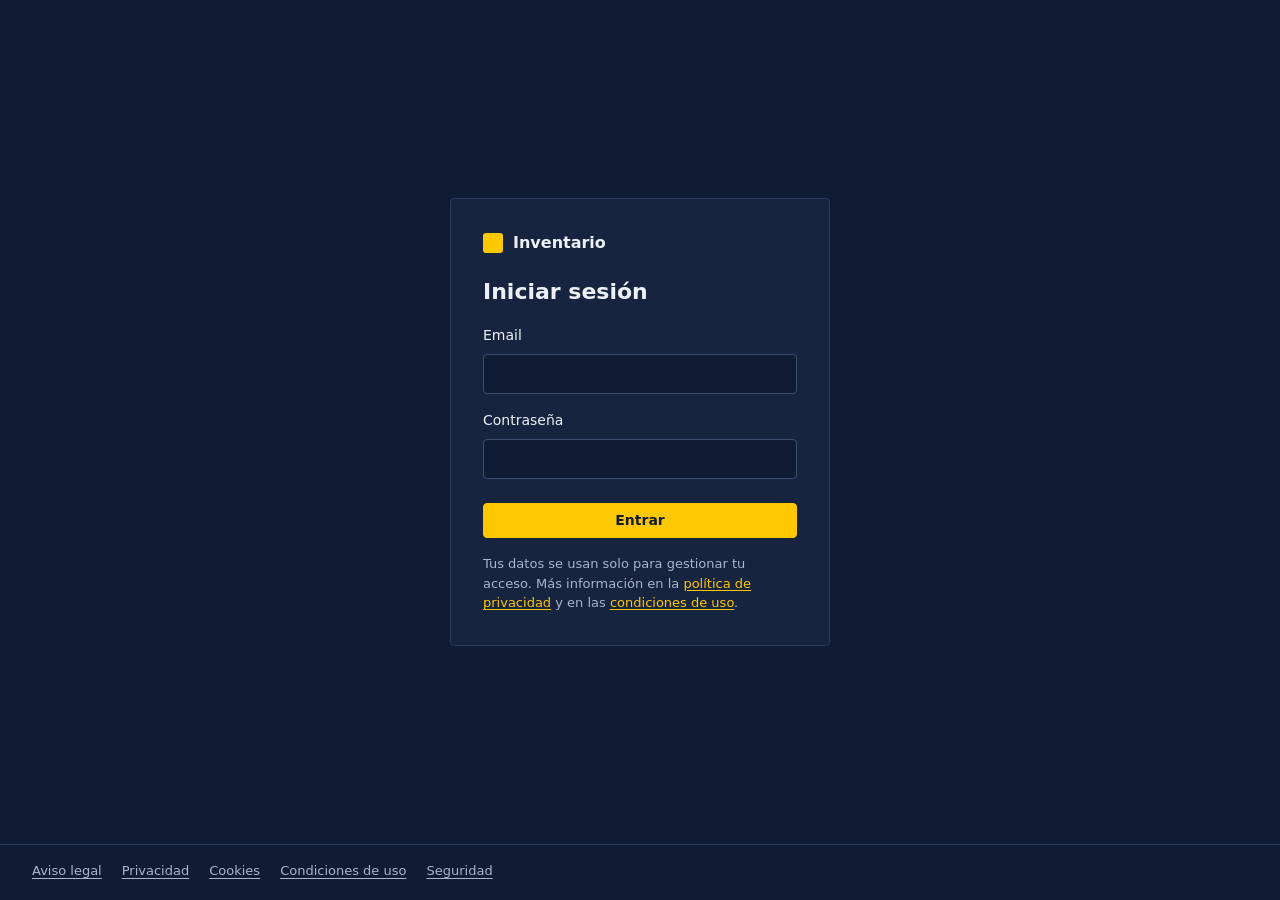
<file: frontend/index.html>
<!DOCTYPE html>
<html lang="es">
<head>
    <meta charset="UTF-8">
    <meta name="viewport" content="width=device-width, initial-scale=1.0">
    <title>Gestor de Inventario</title>
    <link rel="icon" type="image/svg+xml" href="favicon.svg">
    <link href="vendor/bootstrap/bootstrap.min.css" rel="stylesheet">
    <link rel="stylesheet" href="vendor/tabler/tabler-icons.min.css">
    <link rel="stylesheet" href="css/style.css?v=4">
    <link rel="stylesheet" href="css/legal.css?v=1">
    <script src="js/tema.js"></script>
</head>
<body>

<div class="layout">

    <header class="appbar">

        <a class="brand" href="index.html">
            <span class="brand-mark" aria-hidden="true"></span>
            Inventario
        </a>

        <nav class="appnav" aria-label="Secciones">
            <button type="button" class="nav-item active" data-seccion="dashboard" data-accion="seccion">Dashboard</button>
            <button type="button" class="nav-item" data-seccion="productos" data-accion="seccion">Productos</button>
            <button type="button" class="nav-item" data-seccion="scanner" data-accion="seccion">Scanner</button>
            <button type="button" class="nav-item admin-only" data-seccion="movimientos" data-accion="seccion">Movimientos</button>
            <button type="button" class="nav-item admin-only" data-seccion="usuarios" data-accion="seccion">Usuarios</button>
            <button type="button" class="nav-item admin-only" data-seccion="apikeys" data-accion="seccion">API Keys</button>
            <button type="button" class="nav-item admin-only" data-seccion="actividad" data-accion="seccion">Actividad</button>
        </nav>

        <div class="appbar-right">
            <span id="usuarioNombre" class="topbar-user"></span>
            <button type="button" id="themeBtn" class="btn-icon" aria-label="Cambiar tema"><i class="ti ti-sun" id="themeBtnIcon" aria-hidden="true"></i></button>
            <button type="button" class="bar-link" data-accion="abrirModalPassword">Contraseña</button>
            <button type="button" class="bar-link" id="logoutBtn">Cerrar sesión</button>
        </div>

    </header>

    <main class="main">

        <h1 class="topbar-title" id="tituloSeccion">Dashboard</h1>

        <section id="seccion-dashboard" class="seccion">

            <div class="cards-grid">
                <div class="stat-card">
                    <span class="stat-label">Productos</span>
                    <span class="stat-value" id="totalProductos">0</span>
                </div>
                <div class="stat-card">
                    <span class="stat-label">Stock Total</span>
                    <span class="stat-value" id="stockTotal">0</span>
                </div>
                <div class="stat-card">
                    <span class="stat-label">Valor Inventario</span>
                    <span class="stat-value" id="valorInventario">0€</span>
                </div>
                <div class="stat-card danger">
                    <span class="stat-label">Sin Stock</span>
                    <span class="stat-value" id="sinStock">0</span>
                </div>
            </div>

            <div class="charts-grid">
                <div class="card-box">
                    <h2 class="card-box-title">Productos por categoría</h2>
                    <canvas id="graficaCategorias"></canvas>
                </div>
                <div class="card-box">
                    <h2 class="card-box-title">Valor por categoría</h2>
                    <div style="position:relative; height:280px;">
                        <canvas id="graficaValor"></canvas>
                    </div>
                </div>
            </div>

        </section>

        
        <section id="seccion-productos" class="seccion d-none">

            <div class="card-box">

                <div class="section-toolbar">
                    <input type="text" id="buscador" class="form-control" placeholder="Buscar por nombre, categoría o descripción...">
                    <div id="filtrosCategorias" class="filtros">
                        <button class="btn btn-sm btn-primary activo" data-accion="filtrarTodas">Todas</button>
                    </div>
                </div>

                <div class="section-actions">
                    <button class="btn btn-primary admin-only" data-accion="nuevoProducto">
                        <i class="ti ti-plus"></i> Nuevo Producto
                    </button>
                    <button id="btnExcel" class="btn btn-secondary">
                        <i class="ti ti-file-spreadsheet"></i> Excel
                    </button>
                    <button id="btnPDF" class="btn btn-secondary">
                        <i class="ti ti-file-type-pdf"></i> PDF
                    </button>
                </div>

                <p id="contadorResultados" class="text-muted small mb-2"></p>

                <div class="table-responsive">
                    <table class="table table-striped">
                        <thead>
                            <tr>
                                <th>ID</th>
                                <th style="cursor:pointer" data-accion="ordenarPor" data-arg="nombre">Nombre ↕</th>
                                <th style="cursor:pointer" data-accion="ordenarPor" data-arg="precio">Precio ↕</th>
                                <th style="cursor:pointer" data-accion="ordenarPor" data-arg="stock">Stock ↕</th>
                                <th>Categoría</th>
                                <th class="admin-only">Acciones</th>
                            </tr>
                        </thead>
                        <tbody id="productosBody"></tbody>
                    </table>
                </div>

                <div id="paginacion" class="mt-3 d-flex flex-wrap gap-1"></div>

            </div>

        </section>

        
<section id="seccion-scanner" class="seccion d-none">

    <div class="card-box">
        <h2 class="card-box-title">Lector de código de barras</h2>

        <div class="mb-3">
            <button class="btn btn-primary" data-accion="iniciarScanner">
                <i class="ti ti-camera"></i> Activar cámara
            </button>
            <button class="btn btn-secondary ms-2" data-accion="detenerScanner">
                <i class="ti ti-camera-off"></i> Detener
            </button>
        </div>

        <div id="scanner-container" style="width:100%; max-width:500px; position:relative;">
            <div id="interactive" class="viewport" style="width:100%;"></div>
        </div>

        <div id="scanner-resultado" class="mt-4 d-none">
            <h5 id="scanner-producto-nombre" class="mb-3"></h5>
            <div class="d-flex align-items-center gap-3">
                <button class="btn btn-danger btn-lg" data-accion="ajustarStock" data-arg="-1">
                    <i class="ti ti-minus"></i>
                </button>
                <span id="scanner-stock-actual" class="fs-3 fw-bold"></span>
                <button class="btn btn-success btn-lg" data-accion="ajustarStock" data-arg="1">
                    <i class="ti ti-plus"></i>
                </button>
            </div>
            <p class="text-muted mt-2 small">Stock mínimo: <span id="scanner-stock-minimo"></span></p>
            <div class="mt-3">
                <label class="form-label">O introduce una cantidad exacta:</label>
                <div class="d-flex gap-2">
                    <input type="number" id="scanner-cantidad" class="form-control" style="max-width:120px;" placeholder="Cantidad">
                    <button class="btn btn-primary" data-accion="aplicarCantidad">Aplicar</button>
                </div>
            </div>
        </div>

        <div id="scanner-no-encontrado" class="mt-4 d-none">
            <p class="text-danger">Producto no encontrado en el inventario.</p>
        </div>

    </div>

</section>

        
        <section id="seccion-usuarios" class="seccion d-none">

            <div class="card-box">
                <div class="section-actions mb-3">
                    <button class="btn btn-primary" data-accion="abrirModalUsuario">
                        <i class="ti ti-user-plus"></i> Nuevo Usuario
                    </button>
                </div>
                <table class="table table-striped">
                    <thead>
                        <tr>
                            <th>Nombre</th>
                            <th>Email</th>
                            <th>Rol</th>
                            <th>Acciones</th>
                        </tr>
                    </thead>
                    <tbody id="usuariosBody"></tbody>
                </table>
            </div>

        </section>

        
        <section id="seccion-actividad" class="seccion d-none">

            <div class="card-box">
                <table class="table table-striped table-sm">
                    <thead>
                        <tr>
                            <th>Fecha</th>
                            <th>Usuario</th>
                            <th>Acción</th>
                            <th>Detalle</th>
                        </tr>
                    </thead>
                    <tbody id="logsBody"></tbody>
                </table>
            </div>

        </section>

                <section id="seccion-movimientos" class="seccion d-none">

            <div class="card-box">
                <div class="section-toolbar">
                    <input type="text" id="buscadorMovimientos" class="form-control" placeholder="Buscar por producto o usuario...">
                </div>

                <p id="contadorMovimientos" class="text-muted small mb-2"></p>

                <div class="table-responsive">
                    <table class="table table-striped table-sm">
                        <thead>
                            <tr>
                                <th>Fecha</th>
                                <th>Producto</th>
                                <th>Usuario</th>
                                <th>Tipo</th>
                                <th>Origen</th>
                                <th>Antes</th>
                                <th>Después</th>
                                <th>Cambio</th>
                            </tr>
                        </thead>
                        <tbody id="movimientosBody"></tbody>
                    </table>
                </div>
            </div>

        </section>

        
<section id="seccion-apikeys" class="seccion d-none">
    <div class="card-box">
        <div class="d-flex justify-content-end mb-3">
            <button class="btn btn-primary" data-accion="abrirModalApiKey">
                + Nueva API key
            </button>
        </div>
        <table class="table table-striped">
            <thead>
                <tr>
                    <th>Nombre</th>
                    <th>Prefijo</th>
                    <th>Permisos</th>
                    <th>Caduca</th>
                    <th>Último uso</th>
                    <th>Límite</th>
                    <th>Estado</th>
                    <th>Acciones</th>
                </tr>
            </thead>
            <tbody id="apikeysBody"></tbody>
        </table>
    </div>
</section>

    </main>

    <footer class="site-footer">
        <nav aria-label="Información legal">
            <a href="legal/aviso-legal.html">Aviso legal</a>
            <a href="legal/privacidad.html">Privacidad</a>
            <a href="legal/cookies.html">Cookies</a>
            <a href="legal/condiciones.html">Condiciones de uso</a>
            <a href="legal/seguridad.html">Seguridad</a>
        </nav>
    </footer>

</div>


<div class="modal fade" id="productoModal" tabindex="-1" aria-hidden="true">
    <div class="modal-dialog">
        <div class="modal-content">
            <div class="modal-header">
                <h5 id="modalTitulo" class="modal-title">Nuevo producto</h5>
                <button type="button" class="btn-close" data-bs-dismiss="modal"></button>
            </div>
            <div class="modal-body">
                <form id="productoForm">
                    <input type="text" id="nombre" class="form-control mb-3" placeholder="Nombre" required>
                    <input type="text" id="categoria" class="form-control mb-3" placeholder="Categoría" required>
                    <input type="number" id="precio" class="form-control mb-3" placeholder="Precio" step="0.01" required>
                    <input type="number" id="stock" class="form-control mb-3" placeholder="Stock" required>
                    <input type="number" id="stockMinimo" class="form-control mb-3" placeholder="Stock mínimo" required>
                    <input type="text" id="codigoBarras" class="form-control mb-3" placeholder="Código de barras (opcional)">
                    <textarea id="descripcion" class="form-control mb-3" placeholder="Descripción"></textarea>
                    <button type="submit" class="btn btn-primary w-100">Guardar</button>
                </form>
            </div>
        </div>
    </div>
</div>

<div class="modal fade" id="apikeyModal" tabindex="-1" aria-hidden="true">
    <div class="modal-dialog">
        <div class="modal-content">
            <form id="apikeyForm">
                <div class="modal-header">
                    <h5 class="modal-title">Nueva API key</h5>
                    <button type="button" class="btn-close" data-bs-dismiss="modal"></button>
                </div>
                <div class="modal-body">
                    <div class="mb-3">
                        <label for="apikeyNombre" class="form-label">Nombre</label>
                        <input type="text" id="apikeyNombre" class="form-control" maxlength="100" required>
                    </div>
                    <div class="mb-3">
                        <label for="apikeyPermisos" class="form-label">Permisos</label>
                        <select id="apikeyPermisos" class="form-select">
                            <option value="lectura">Lectura (consultar)</option>
                            <option value="escritura">Escritura (consultar, crear y editar)</option>
                            <option value="completo">Completo (además, eliminar)</option>
                        </select>
                    </div>
                    <div class="mb-3">
                        <label for="apikeyExpira" class="form-label">Caduca el</label>
                        <input type="date" id="apikeyExpira" class="form-control">
                        <div class="form-text">Opcional. Déjalo vacío para que no caduque.</div>
                    </div>
                    <div class="mb-3">
                        <label for="apikeyLimite" class="form-label">Peticiones máximas por minuto</label>
                        <input type="number" id="apikeyLimite" class="form-control" value="60" min="1" max="10000" required>
                    </div>
                </div>
                <div class="modal-footer">
                    <button type="button" class="btn btn-secondary" data-bs-dismiss="modal">Cancelar</button>
                    <button type="submit" class="btn btn-primary">Crear</button>
                </div>
            </form>
        </div>
    </div>
</div>

<div class="modal fade" id="usuarioEditarModal" tabindex="-1" aria-hidden="true">
    <div class="modal-dialog">
        <div class="modal-content">
            <div class="modal-header">
                <h5 class="modal-title">Editar usuario</h5>
                <button type="button" class="btn-close" data-bs-dismiss="modal"></button>
            </div>
            <div class="modal-body">
                <form id="usuarioEditarForm">
                    <input type="hidden" id="editarUsuarioId">
                    <input type="text" id="editarNombre" class="form-control mb-3" placeholder="Nombre" maxlength="100" required>
                    <input type="email" id="editarEmail" class="form-control mb-3" placeholder="Email" maxlength="150" required>
                    <select id="editarRol" class="form-select mb-3">
                        <option value="empleado">Empleado</option>
                        <option value="admin">Admin</option>
                    </select>
                    <button type="submit" class="btn btn-primary w-100">Guardar cambios</button>
                </form>
            </div>
        </div>
    </div>
</div>

<div class="modal fade" id="usuarioModal" tabindex="-1" aria-hidden="true">
    <div class="modal-dialog">
        <div class="modal-content">
            <div class="modal-header">
                <h5 class="modal-title">Registrar nuevo usuario</h5>
                <button type="button" class="btn-close" data-bs-dismiss="modal"></button>
            </div>
            <div class="modal-body">
                <form id="usuarioForm">
                    <input type="text" id="nuevoNombre" class="form-control mb-3" placeholder="Nombre" required>
                    <input type="email" id="nuevoEmail" class="form-control mb-3" placeholder="Email" required>
                    <input type="password" id="nuevoPassword" autocomplete="new-password" class="form-control mb-3" placeholder="Contraseña" required>
                    <select id="nuevoRol" class="form-select mb-3">
                        <option value="empleado">Empleado</option>
                        <option value="admin">Admin</option>
                    </select>
                    <button type="submit" class="btn btn-primary w-100">Registrar</button>
                </form>
            </div>
        </div>
    </div>
</div>


<div class="modal fade" id="passwordModal" tabindex="-1" aria-hidden="true">
    <div class="modal-dialog">
        <div class="modal-content">
            <div class="modal-header">
                <h5 class="modal-title">Cambiar contraseña</h5>
                <button type="button" class="btn-close" data-bs-dismiss="modal"></button>
            </div>
            <div class="modal-body">
                <form id="passwordForm">
                    <input type="password" id="passwordActual" autocomplete="current-password" class="form-control mb-3" placeholder="Contraseña actual" required>
                    <input type="password" id="passwordNuevo" autocomplete="new-password" class="form-control mb-3" placeholder="Nueva contraseña" required>
                    <input type="password" id="passwordConfirmar" autocomplete="new-password" class="form-control mb-3" placeholder="Confirmar nueva contraseña" required>
                    <button type="submit" class="btn btn-primary w-100">Cambiar contraseña</button>
                </form>
            </div>
        </div>
    </div>
</div>

<script src="js/config.js?v=2"></script>
<script src="js/auth.js?v=4"></script>
<script src="js/logout.js?v=2"></script>

<script src="vendor/chartjs/chart.umd.js"></script>
<script src="vendor/sweetalert2/sweetalert2.all.min.js"></script>
<script src="vendor/xlsx/xlsx.full.min.js"></script>
<script src="vendor/jspdf/jspdf.umd.min.js"></script>
<script src="vendor/bootstrap/bootstrap.bundle.min.js"></script>
<script src="vendor/quagga/quagga.min.js"></script>
<script src="js/ui.js?v=3"></script>
<script src="js/productos.js?v=3"></script>
<script src="js/usuarios.js?v=2"></script>
<script src="js/logs.js?v=1"></script>
<script src="js/scanner.js?v=1"></script>
<script src="js/apikeys.js?v=2"></script>
<script src="js/eventos.js?v=2"></script>

</body>
</html>
</file>
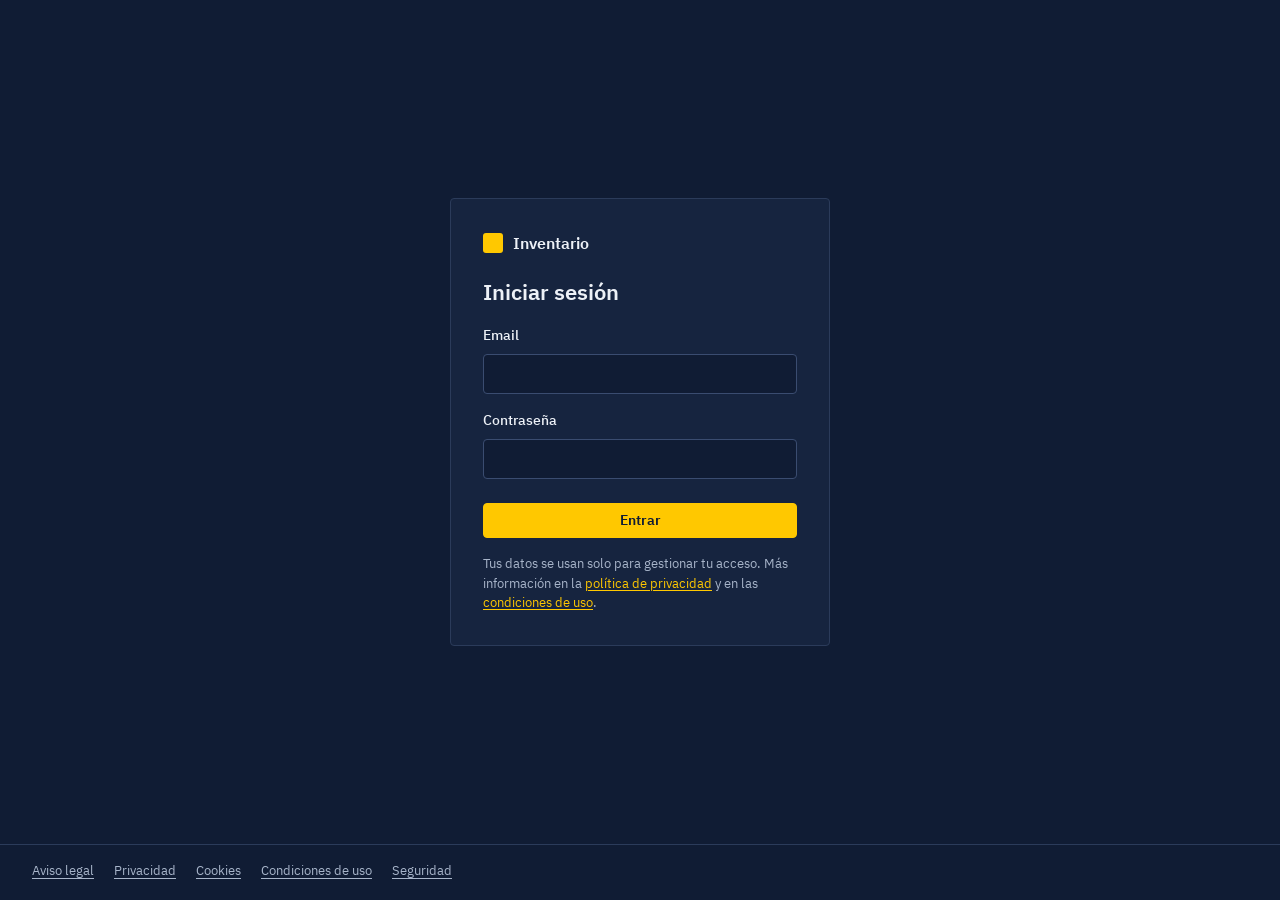
<file: frontend/login.html>
<!DOCTYPE html>
<html lang="es">
<head>
    <meta charset="UTF-8">
    <meta name="viewport" content="width=device-width, initial-scale=1.0">
    <title>Iniciar sesión - Inventario</title>
    <link rel="icon" type="image/svg+xml" href="favicon.svg">

    <link href="vendor/bootstrap/bootstrap.min.css" rel="stylesheet">
    <link rel="stylesheet" href="css/style.css?v=4">
    <link rel="stylesheet" href="css/legal.css?v=1">
    <script src="js/tema.js"></script>
</head>
<body>

<main class="login-page">

    <div class="login-card">

        <div class="brand">
            <span class="brand-mark" aria-hidden="true"></span>
            Inventario
        </div>

        <h1>Iniciar sesión</h1>

        <form id="loginForm">

            <div class="mb-3">
                <label for="email" class="form-label">Email</label>
                <input
                    type="email"
                    id="email"
                    class="form-control"
                    autocomplete="username"
                    required
                >
            </div>

            <div class="mb-4">
                <label for="password" class="form-label">Contraseña</label>
                <input
                    type="password"
                    id="password"
                    class="form-control"
                    autocomplete="current-password"
                    required
                >
            </div>

            <button type="submit" class="btn btn-primary w-100">
                Entrar
            </button>

        </form>

        <p class="form-aviso">
            Tus datos se usan solo para gestionar tu acceso. Más información en la
            <a href="legal/privacidad.html">política de privacidad</a> y en las
            <a href="legal/condiciones.html">condiciones de uso</a>.
        </p>

    </div>

</main>

    <footer class="site-footer">
        <nav aria-label="Información legal">
            <a href="legal/aviso-legal.html">Aviso legal</a>
            <a href="legal/privacidad.html">Privacidad</a>
            <a href="legal/cookies.html">Cookies</a>
            <a href="legal/condiciones.html">Condiciones de uso</a>
            <a href="legal/seguridad.html">Seguridad</a>
        </nav>
    </footer>

<script src="js/config.js?v=2"></script>
<script src="js/login.js?v=2"></script>

</body>
</html>
</file>
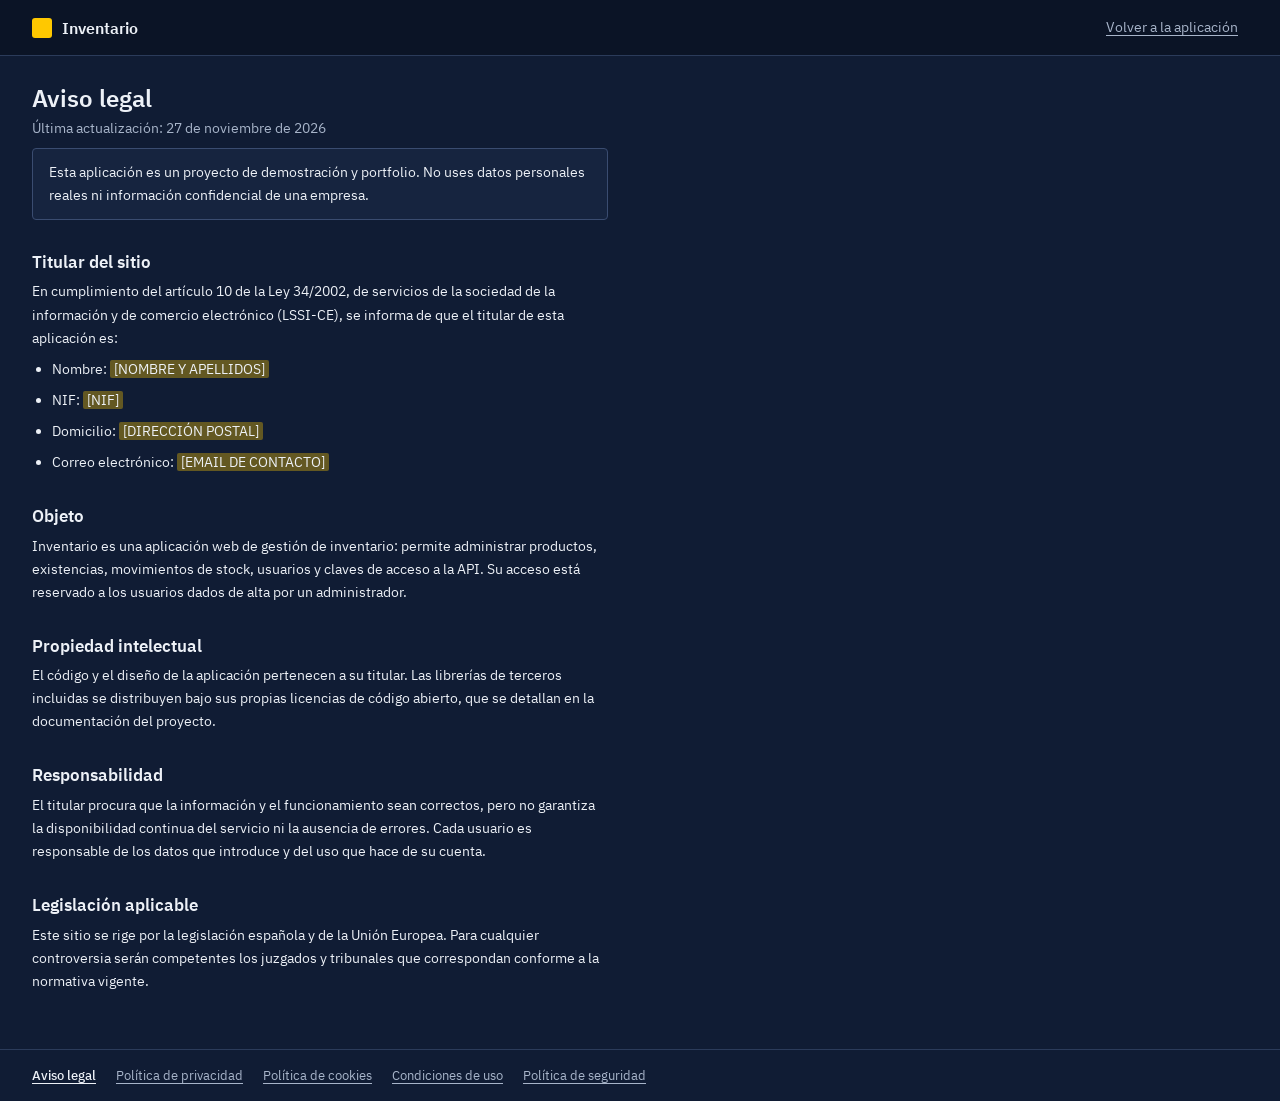
<file: frontend/legal/aviso-legal.html>
<!DOCTYPE html>
<html lang="es">
<head>
    <meta charset="UTF-8">
    <meta name="viewport" content="width=device-width, initial-scale=1.0">
    <title>Aviso legal - Inventario</title>
    <link rel="icon" type="image/svg+xml" href="../favicon.svg">

    <link href="../vendor/bootstrap/bootstrap.min.css" rel="stylesheet">
    <link rel="stylesheet" href="../css/style.css?v=4">
    <link rel="stylesheet" href="../css/legal.css?v=1">
    <script src="../js/tema.js"></script>
</head>
<body>

<div class="layout">

    <header class="appbar">
        <a class="brand" href="../index.html">
            <span class="brand-mark" aria-hidden="true"></span>
            Inventario
        </a>
        <div class="appbar-right">
            <a class="bar-link" href="../index.html">Volver a la aplicación</a>
        </div>
    </header>

    <main class="main">
        <article class="legal">
            <h1>Aviso legal</h1>
            <p class="legal-fecha">Última actualización: 27 de noviembre de 2026</p>


            <p class="aviso-demo">Esta aplicación es un proyecto de demostración y portfolio. No uses datos personales reales ni información confidencial de una empresa.</p>

            <h2>Titular del sitio</h2>
            <p>En cumplimiento del artículo 10 de la Ley 34/2002, de servicios de la sociedad de la información y de comercio electrónico (LSSI-CE), se informa de que el titular de esta aplicación es:</p>
            <ul>
                <li>Nombre: <mark class="pendiente">[NOMBRE Y APELLIDOS]</mark></li>
                <li>NIF: <mark class="pendiente">[NIF]</mark></li>
                <li>Domicilio: <mark class="pendiente">[DIRECCIÓN POSTAL]</mark></li>
                <li>Correo electrónico: <mark class="pendiente">[EMAIL DE CONTACTO]</mark></li>
            </ul>

            <h2>Objeto</h2>
            <p>Inventario es una aplicación web de gestión de inventario: permite administrar productos, existencias, movimientos de stock, usuarios y claves de acceso a la API. Su acceso está reservado a los usuarios dados de alta por un administrador.</p>

            <h2>Propiedad intelectual</h2>
            <p>El código y el diseño de la aplicación pertenecen a su titular. Las librerías de terceros incluidas se distribuyen bajo sus propias licencias de código abierto, que se detallan en la documentación del proyecto.</p>

            <h2>Responsabilidad</h2>
            <p>El titular procura que la información y el funcionamiento sean correctos, pero no garantiza la disponibilidad continua del servicio ni la ausencia de errores. Cada usuario es responsable de los datos que introduce y del uso que hace de su cuenta.</p>

            <h2>Legislación aplicable</h2>
            <p>Este sitio se rige por la legislación española y de la Unión Europea. Para cualquier controversia serán competentes los juzgados y tribunales que correspondan conforme a la normativa vigente.</p>

        </article>
    </main>

    <footer class="site-footer">
        <nav aria-label="Información legal">
            <a href="aviso-legal.html" aria-current="page">Aviso legal</a>
            <a href="privacidad.html">Política de privacidad</a>
            <a href="cookies.html">Política de cookies</a>
            <a href="condiciones.html">Condiciones de uso</a>
            <a href="seguridad.html">Política de seguridad</a>
        </nav>
    </footer>

</div>

</body>
</html>
</file>
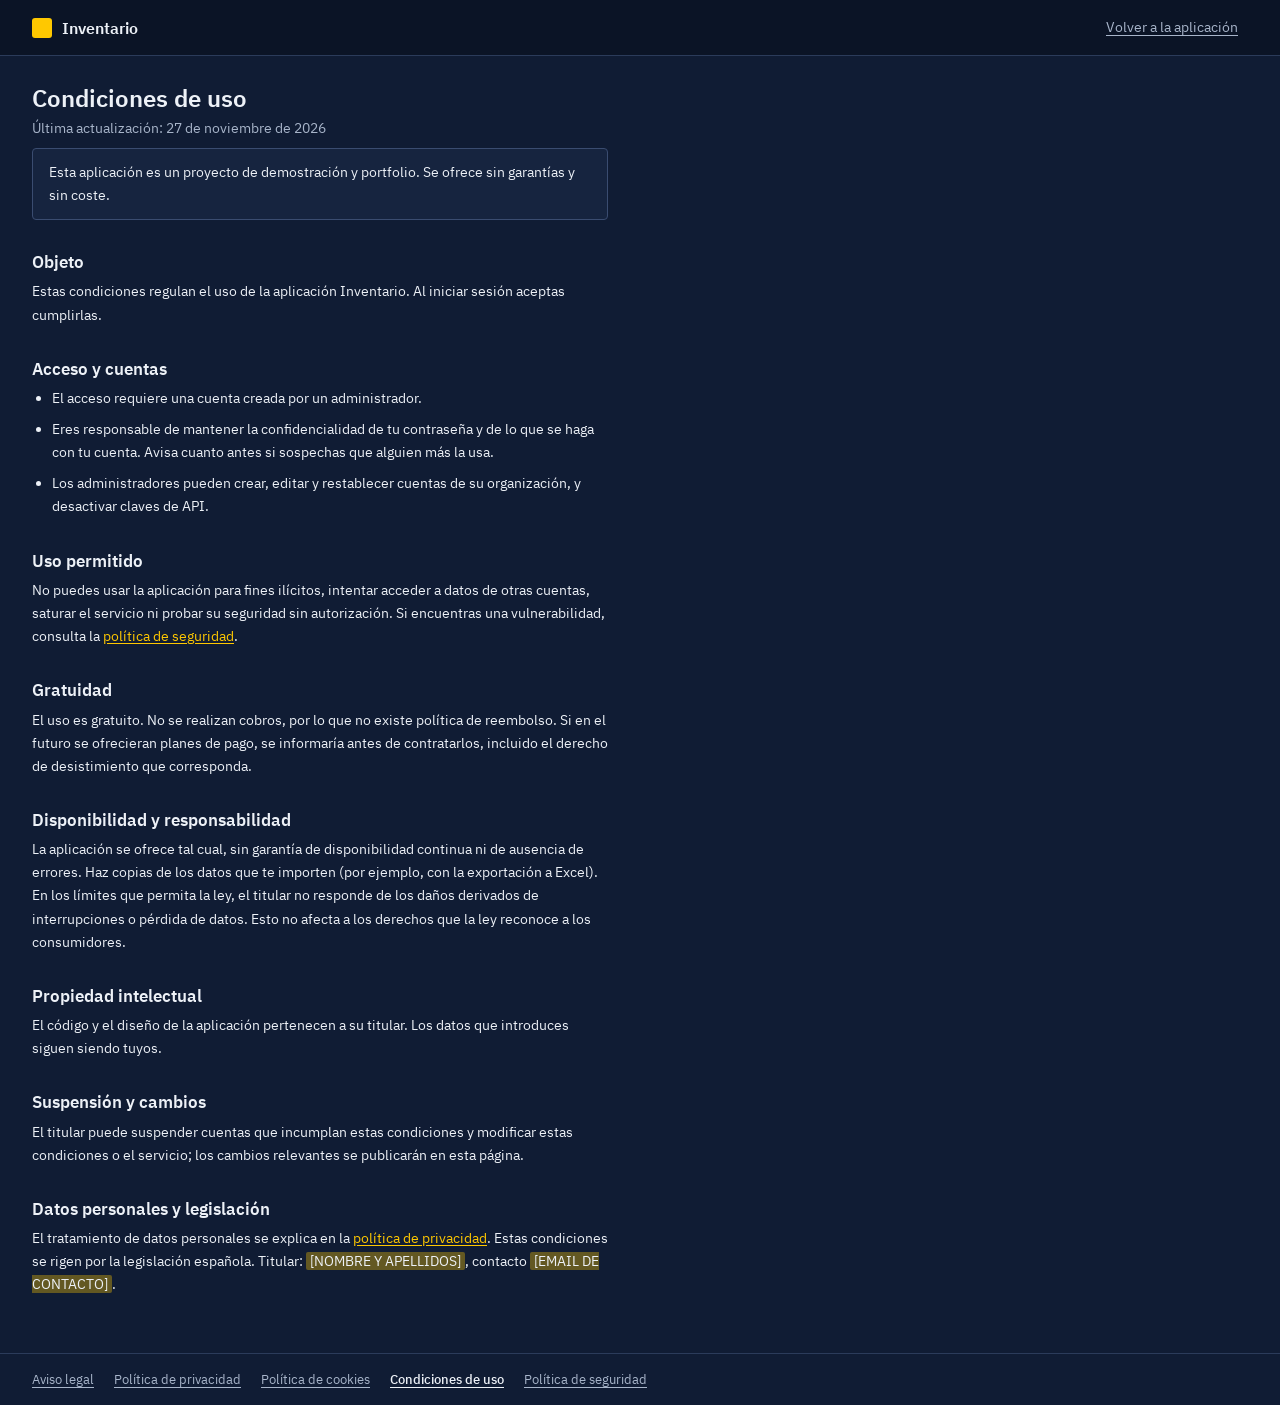
<file: frontend/legal/condiciones.html>
<!DOCTYPE html>
<html lang="es">
<head>
    <meta charset="UTF-8">
    <meta name="viewport" content="width=device-width, initial-scale=1.0">
    <title>Condiciones de uso - Inventario</title>
    <link rel="icon" type="image/svg+xml" href="../favicon.svg">

    <link href="../vendor/bootstrap/bootstrap.min.css" rel="stylesheet">
    <link rel="stylesheet" href="../css/style.css?v=4">
    <link rel="stylesheet" href="../css/legal.css?v=1">
    <script src="../js/tema.js"></script>
</head>
<body>

<div class="layout">

    <header class="appbar">
        <a class="brand" href="../index.html">
            <span class="brand-mark" aria-hidden="true"></span>
            Inventario
        </a>
        <div class="appbar-right">
            <a class="bar-link" href="../index.html">Volver a la aplicación</a>
        </div>
    </header>

    <main class="main">
        <article class="legal">
            <h1>Condiciones de uso</h1>
            <p class="legal-fecha">Última actualización: 27 de noviembre de 2026</p>


            <p class="aviso-demo">Esta aplicación es un proyecto de demostración y portfolio. Se ofrece sin garantías y sin coste.</p>

            <h2>Objeto</h2>
            <p>Estas condiciones regulan el uso de la aplicación Inventario. Al iniciar sesión aceptas cumplirlas.</p>

            <h2>Acceso y cuentas</h2>
            <ul>
                <li>El acceso requiere una cuenta creada por un administrador.</li>
                <li>Eres responsable de mantener la confidencialidad de tu contraseña y de lo que se haga con tu cuenta. Avisa cuanto antes si sospechas que alguien más la usa.</li>
                <li>Los administradores pueden crear, editar y restablecer cuentas de su organización, y desactivar claves de API.</li>
            </ul>

            <h2>Uso permitido</h2>
            <p>No puedes usar la aplicación para fines ilícitos, intentar acceder a datos de otras cuentas, saturar el servicio ni probar su seguridad sin autorización. Si encuentras una vulnerabilidad, consulta la <a href="seguridad.html">política de seguridad</a>.</p>

            <h2>Gratuidad</h2>
            <p>El uso es gratuito. No se realizan cobros, por lo que no existe política de reembolso. Si en el futuro se ofrecieran planes de pago, se informaría antes de contratarlos, incluido el derecho de desistimiento que corresponda.</p>

            <h2>Disponibilidad y responsabilidad</h2>
            <p>La aplicación se ofrece tal cual, sin garantía de disponibilidad continua ni de ausencia de errores. Haz copias de los datos que te importen (por ejemplo, con la exportación a Excel). En los límites que permita la ley, el titular no responde de los daños derivados de interrupciones o pérdida de datos. Esto no afecta a los derechos que la ley reconoce a los consumidores.</p>

            <h2>Propiedad intelectual</h2>
            <p>El código y el diseño de la aplicación pertenecen a su titular. Los datos que introduces siguen siendo tuyos.</p>

            <h2>Suspensión y cambios</h2>
            <p>El titular puede suspender cuentas que incumplan estas condiciones y modificar estas condiciones o el servicio; los cambios relevantes se publicarán en esta página.</p>

            <h2>Datos personales y legislación</h2>
            <p>El tratamiento de datos personales se explica en la <a href="privacidad.html">política de privacidad</a>. Estas condiciones se rigen por la legislación española. Titular: <mark class="pendiente">[NOMBRE Y APELLIDOS]</mark>, contacto <mark class="pendiente">[EMAIL DE CONTACTO]</mark>.</p>

        </article>
    </main>

    <footer class="site-footer">
        <nav aria-label="Información legal">
            <a href="aviso-legal.html">Aviso legal</a>
            <a href="privacidad.html">Política de privacidad</a>
            <a href="cookies.html">Política de cookies</a>
            <a href="condiciones.html" aria-current="page">Condiciones de uso</a>
            <a href="seguridad.html">Política de seguridad</a>
        </nav>
    </footer>

</div>

</body>
</html>
</file>
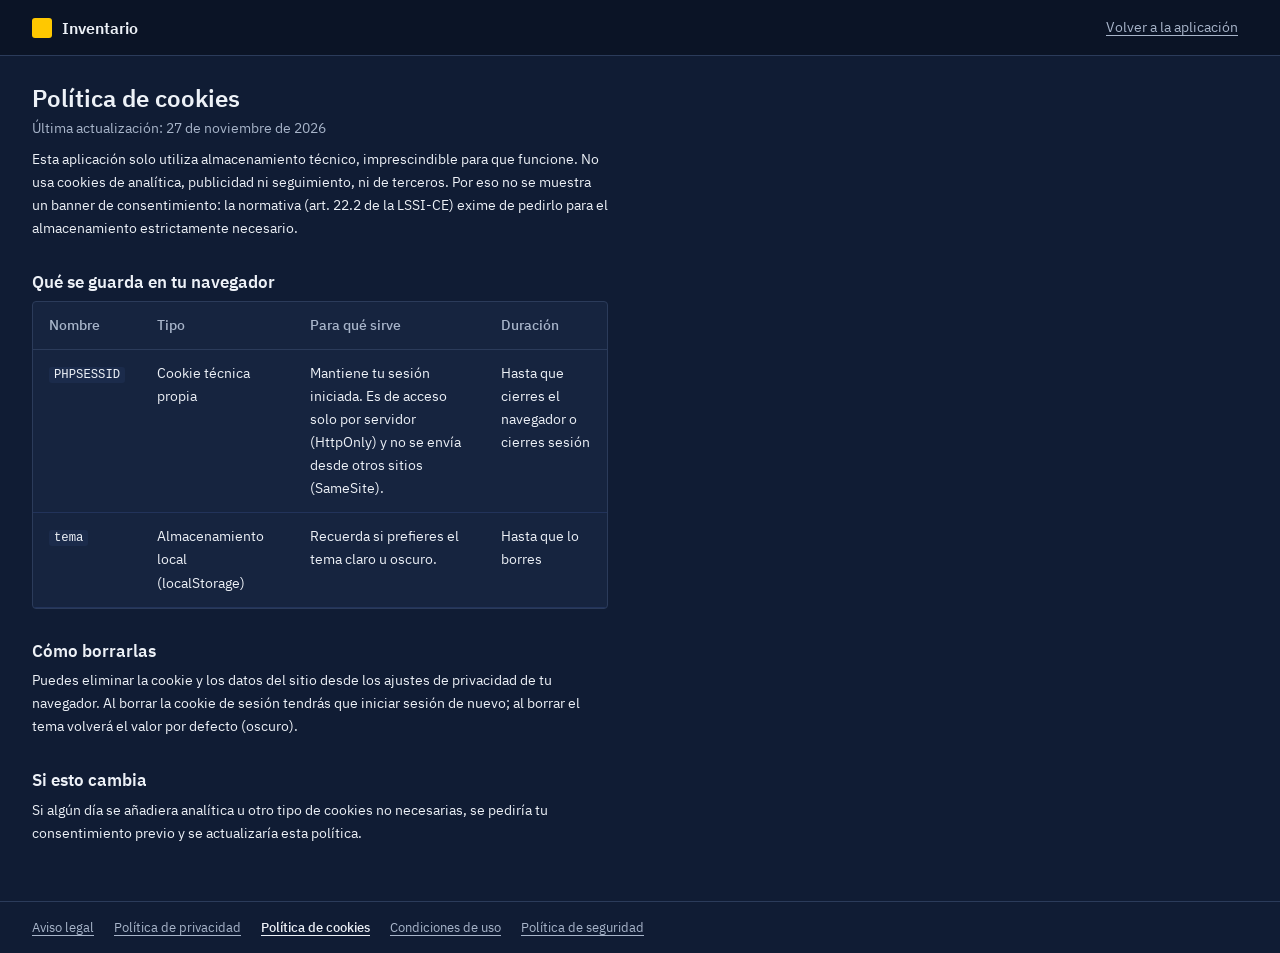
<file: frontend/legal/cookies.html>
<!DOCTYPE html>
<html lang="es">
<head>
    <meta charset="UTF-8">
    <meta name="viewport" content="width=device-width, initial-scale=1.0">
    <title>Política de cookies - Inventario</title>
    <link rel="icon" type="image/svg+xml" href="../favicon.svg">

    <link href="../vendor/bootstrap/bootstrap.min.css" rel="stylesheet">
    <link rel="stylesheet" href="../css/style.css?v=4">
    <link rel="stylesheet" href="../css/legal.css?v=1">
    <script src="../js/tema.js"></script>
</head>
<body>

<div class="layout">

    <header class="appbar">
        <a class="brand" href="../index.html">
            <span class="brand-mark" aria-hidden="true"></span>
            Inventario
        </a>
        <div class="appbar-right">
            <a class="bar-link" href="../index.html">Volver a la aplicación</a>
        </div>
    </header>

    <main class="main">
        <article class="legal">
            <h1>Política de cookies</h1>
            <p class="legal-fecha">Última actualización: 27 de noviembre de 2026</p>


            <p>Esta aplicación solo utiliza almacenamiento técnico, imprescindible para que funcione. No usa cookies de analítica, publicidad ni seguimiento, ni de terceros. Por eso no se muestra un banner de consentimiento: la normativa (art. 22.2 de la LSSI-CE) exime de pedirlo para el almacenamiento estrictamente necesario.</p>

            <h2>Qué se guarda en tu navegador</h2>
            <div class="tabla-scroll">
            <table class="table">
                <thead>
                    <tr><th scope="col">Nombre</th><th scope="col">Tipo</th><th scope="col">Para qué sirve</th><th scope="col">Duración</th></tr>
                </thead>
                <tbody>
                    <tr><td><code>PHPSESSID</code></td><td>Cookie técnica propia</td><td>Mantiene tu sesión iniciada. Es de acceso solo por servidor (HttpOnly) y no se envía desde otros sitios (SameSite).</td><td>Hasta que cierres el navegador o cierres sesión</td></tr>
                    <tr><td><code>tema</code></td><td>Almacenamiento local (localStorage)</td><td>Recuerda si prefieres el tema claro u oscuro.</td><td>Hasta que lo borres</td></tr>
                </tbody>
            </table>
            </div>

            <h2>Cómo borrarlas</h2>
            <p>Puedes eliminar la cookie y los datos del sitio desde los ajustes de privacidad de tu navegador. Al borrar la cookie de sesión tendrás que iniciar sesión de nuevo; al borrar el tema volverá el valor por defecto (oscuro).</p>

            <h2>Si esto cambia</h2>
            <p>Si algún día se añadiera analítica u otro tipo de cookies no necesarias, se pediría tu consentimiento previo y se actualizaría esta política.</p>

        </article>
    </main>

    <footer class="site-footer">
        <nav aria-label="Información legal">
            <a href="aviso-legal.html">Aviso legal</a>
            <a href="privacidad.html">Política de privacidad</a>
            <a href="cookies.html" aria-current="page">Política de cookies</a>
            <a href="condiciones.html">Condiciones de uso</a>
            <a href="seguridad.html">Política de seguridad</a>
        </nav>
    </footer>

</div>

</body>
</html>
</file>
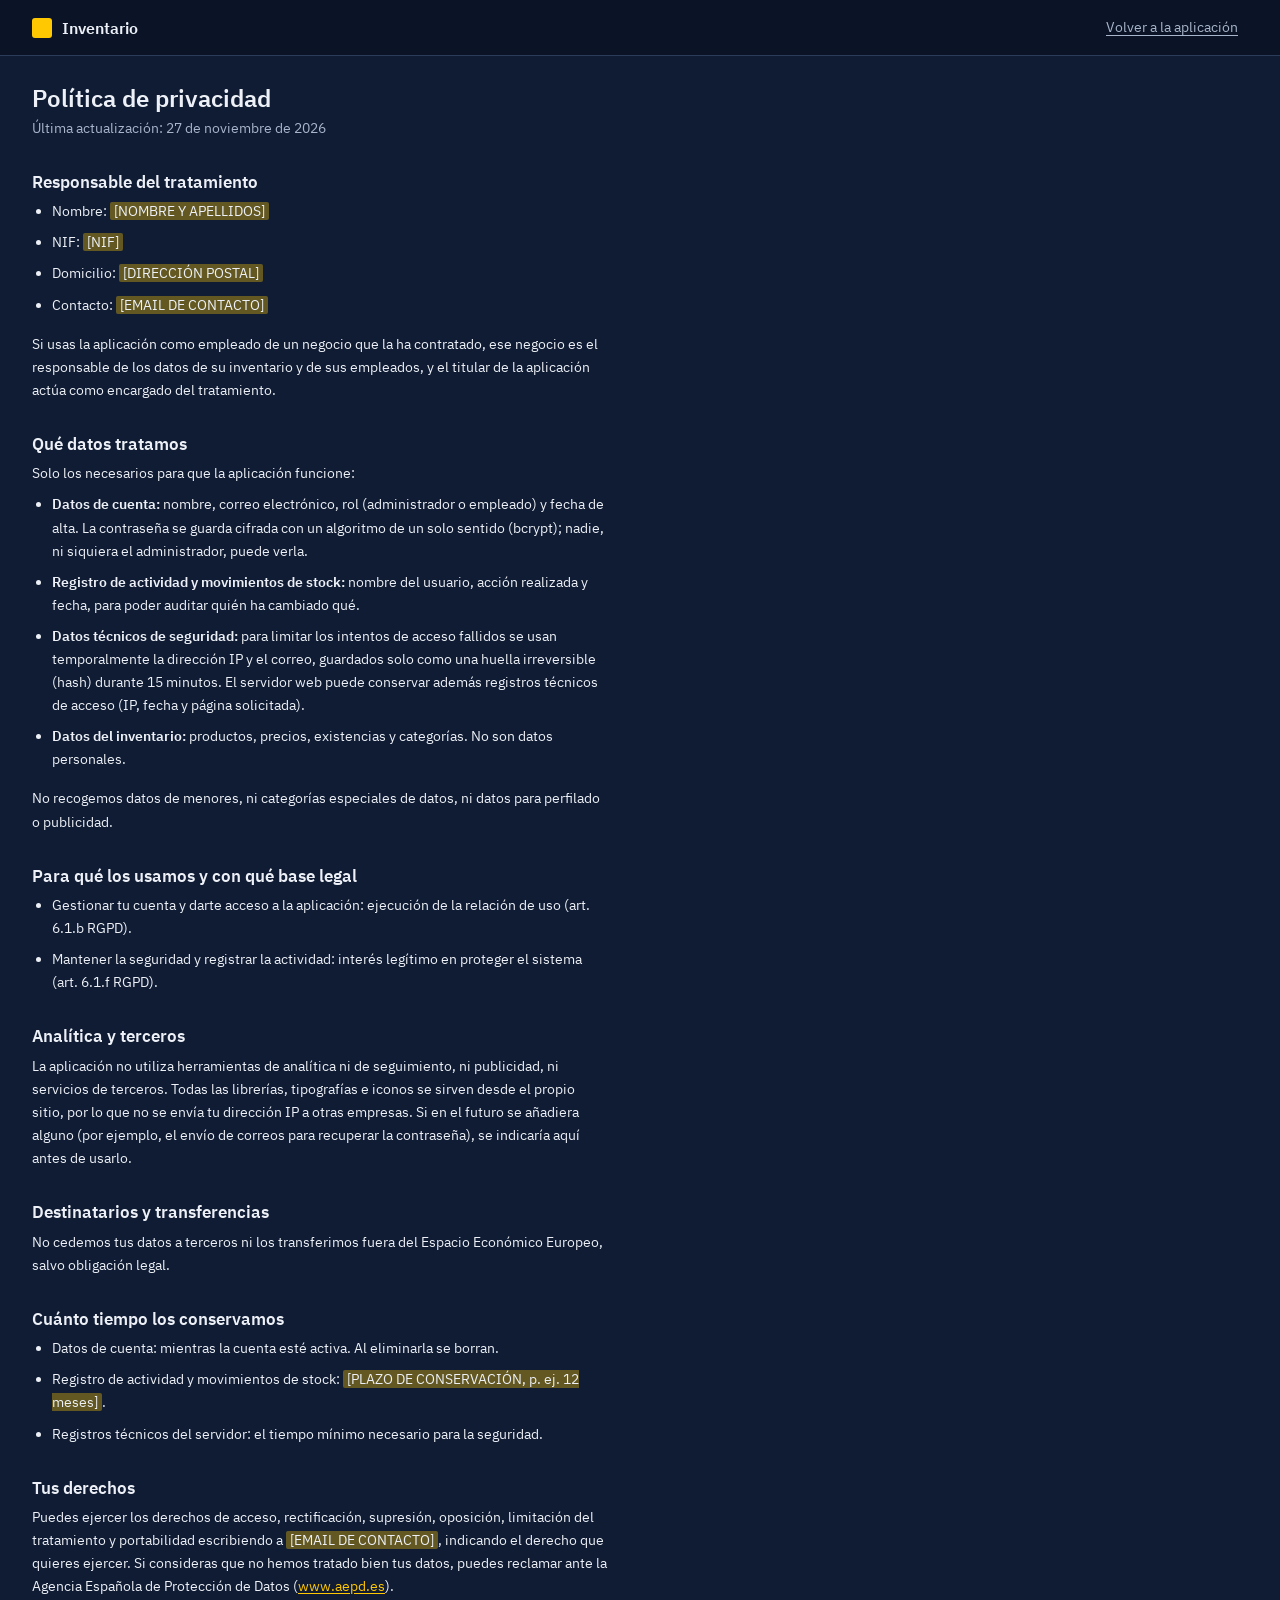
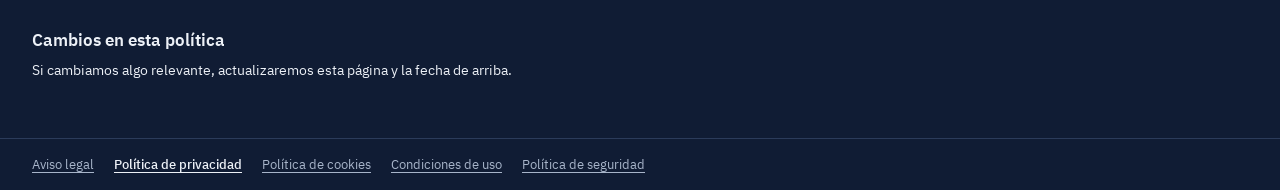
<file: frontend/legal/privacidad.html>
<!DOCTYPE html>
<html lang="es">
<head>
    <meta charset="UTF-8">
    <meta name="viewport" content="width=device-width, initial-scale=1.0">
    <title>Política de privacidad - Inventario</title>
    <link rel="icon" type="image/svg+xml" href="../favicon.svg">

    <link href="../vendor/bootstrap/bootstrap.min.css" rel="stylesheet">
    <link rel="stylesheet" href="../css/style.css?v=4">
    <link rel="stylesheet" href="../css/legal.css?v=1">
    <script src="../js/tema.js"></script>
</head>
<body>

<div class="layout">

    <header class="appbar">
        <a class="brand" href="../index.html">
            <span class="brand-mark" aria-hidden="true"></span>
            Inventario
        </a>
        <div class="appbar-right">
            <a class="bar-link" href="../index.html">Volver a la aplicación</a>
        </div>
    </header>

    <main class="main">
        <article class="legal">
            <h1>Política de privacidad</h1>
            <p class="legal-fecha">Última actualización: 27 de noviembre de 2026</p>


            <h2>Responsable del tratamiento</h2>
            <ul>
                <li>Nombre: <mark class="pendiente">[NOMBRE Y APELLIDOS]</mark></li>
                <li>NIF: <mark class="pendiente">[NIF]</mark></li>
                <li>Domicilio: <mark class="pendiente">[DIRECCIÓN POSTAL]</mark></li>
                <li>Contacto: <mark class="pendiente">[EMAIL DE CONTACTO]</mark></li>
            </ul>
            <p>Si usas la aplicación como empleado de un negocio que la ha contratado, ese negocio es el responsable de los datos de su inventario y de sus empleados, y el titular de la aplicación actúa como encargado del tratamiento.</p>

            <h2>Qué datos tratamos</h2>
            <p>Solo los necesarios para que la aplicación funcione:</p>
            <ul>
                <li><strong>Datos de cuenta:</strong> nombre, correo electrónico, rol (administrador o empleado) y fecha de alta. La contraseña se guarda cifrada con un algoritmo de un solo sentido (bcrypt); nadie, ni siquiera el administrador, puede verla.</li>
                <li><strong>Registro de actividad y movimientos de stock:</strong> nombre del usuario, acción realizada y fecha, para poder auditar quién ha cambiado qué.</li>
                <li><strong>Datos técnicos de seguridad:</strong> para limitar los intentos de acceso fallidos se usan temporalmente la dirección IP y el correo, guardados solo como una huella irreversible (hash) durante 15 minutos. El servidor web puede conservar además registros técnicos de acceso (IP, fecha y página solicitada).</li>
                <li><strong>Datos del inventario:</strong> productos, precios, existencias y categorías. No son datos personales.</li>
            </ul>
            <p>No recogemos datos de menores, ni categorías especiales de datos, ni datos para perfilado o publicidad.</p>

            <h2>Para qué los usamos y con qué base legal</h2>
            <ul>
                <li>Gestionar tu cuenta y darte acceso a la aplicación: ejecución de la relación de uso (art. 6.1.b RGPD).</li>
                <li>Mantener la seguridad y registrar la actividad: interés legítimo en proteger el sistema (art. 6.1.f RGPD).</li>
            </ul>

            <h2>Analítica y terceros</h2>
            <p>La aplicación no utiliza herramientas de analítica ni de seguimiento, ni publicidad, ni servicios de terceros. Todas las librerías, tipografías e iconos se sirven desde el propio sitio, por lo que no se envía tu dirección IP a otras empresas. Si en el futuro se añadiera alguno (por ejemplo, el envío de correos para recuperar la contraseña), se indicaría aquí antes de usarlo.</p>

            <h2>Destinatarios y transferencias</h2>
            <p>No cedemos tus datos a terceros ni los transferimos fuera del Espacio Económico Europeo, salvo obligación legal.</p>

            <h2>Cuánto tiempo los conservamos</h2>
            <ul>
                <li>Datos de cuenta: mientras la cuenta esté activa. Al eliminarla se borran.</li>
                <li>Registro de actividad y movimientos de stock: <mark class="pendiente">[PLAZO DE CONSERVACIÓN, p. ej. 12 meses]</mark>.</li>
                <li>Registros técnicos del servidor: el tiempo mínimo necesario para la seguridad.</li>
            </ul>

            <h2>Tus derechos</h2>
            <p>Puedes ejercer los derechos de acceso, rectificación, supresión, oposición, limitación del tratamiento y portabilidad escribiendo a <mark class="pendiente">[EMAIL DE CONTACTO]</mark>, indicando el derecho que quieres ejercer. Si consideras que no hemos tratado bien tus datos, puedes reclamar ante la Agencia Española de Protección de Datos (<a href="https://www.aepd.es" rel="noopener">www.aepd.es</a>).</p>

            <h2>Cambios en esta política</h2>
            <p>Si cambiamos algo relevante, actualizaremos esta página y la fecha de arriba.</p>

        </article>
    </main>

    <footer class="site-footer">
        <nav aria-label="Información legal">
            <a href="aviso-legal.html">Aviso legal</a>
            <a href="privacidad.html" aria-current="page">Política de privacidad</a>
            <a href="cookies.html">Política de cookies</a>
            <a href="condiciones.html">Condiciones de uso</a>
            <a href="seguridad.html">Política de seguridad</a>
        </nav>
    </footer>

</div>

</body>
</html>
</file>
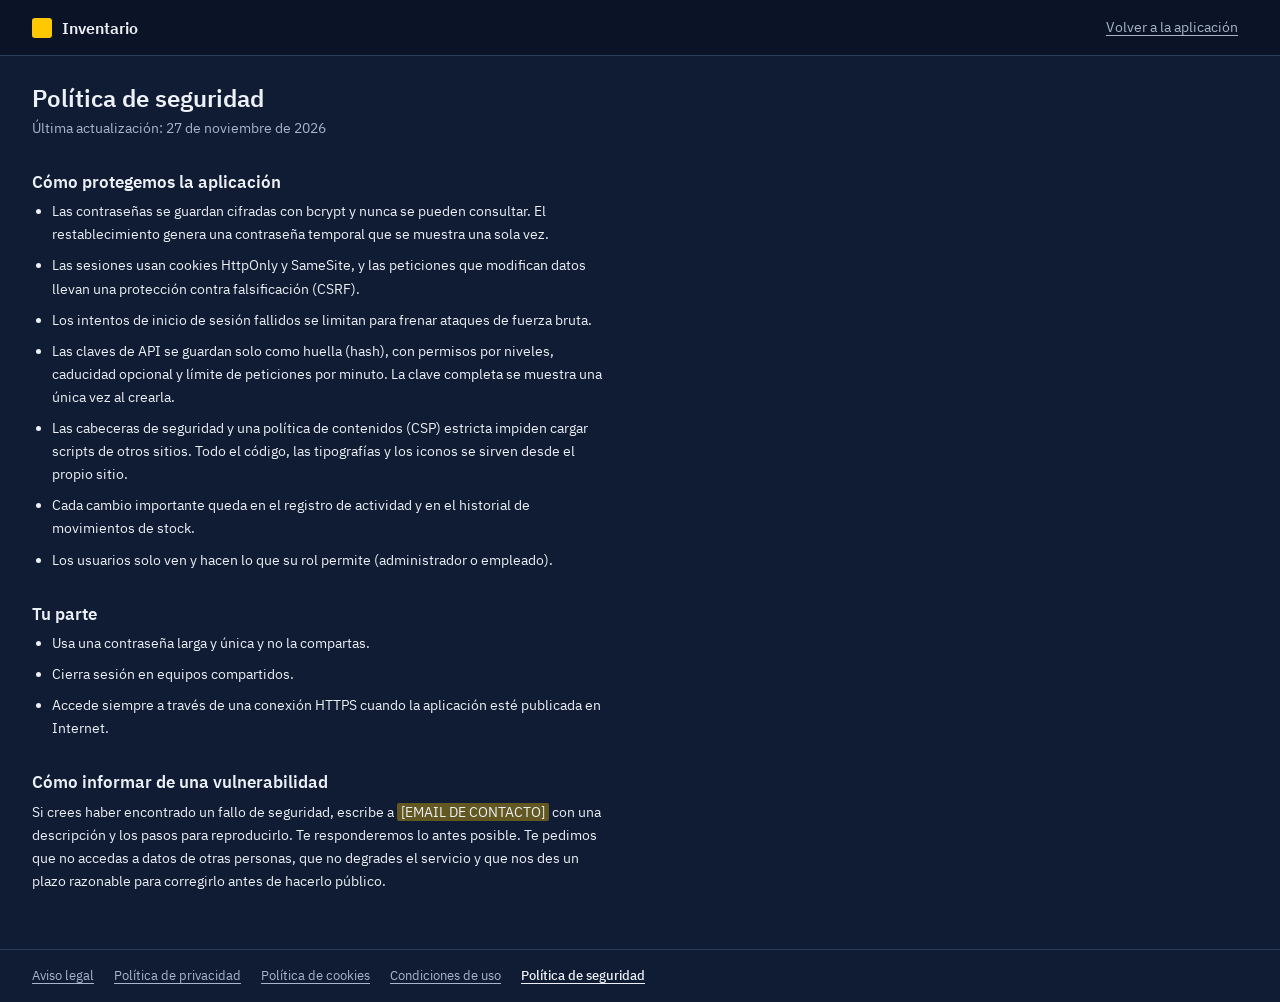
<file: frontend/legal/seguridad.html>
<!DOCTYPE html>
<html lang="es">
<head>
    <meta charset="UTF-8">
    <meta name="viewport" content="width=device-width, initial-scale=1.0">
    <title>Política de seguridad - Inventario</title>
    <link rel="icon" type="image/svg+xml" href="../favicon.svg">

    <link href="../vendor/bootstrap/bootstrap.min.css" rel="stylesheet">
    <link rel="stylesheet" href="../css/style.css?v=4">
    <link rel="stylesheet" href="../css/legal.css?v=1">
    <script src="../js/tema.js"></script>
</head>
<body>

<div class="layout">

    <header class="appbar">
        <a class="brand" href="../index.html">
            <span class="brand-mark" aria-hidden="true"></span>
            Inventario
        </a>
        <div class="appbar-right">
            <a class="bar-link" href="../index.html">Volver a la aplicación</a>
        </div>
    </header>

    <main class="main">
        <article class="legal">
            <h1>Política de seguridad</h1>
            <p class="legal-fecha">Última actualización: 27 de noviembre de 2026</p>


            <h2>Cómo protegemos la aplicación</h2>
            <ul>
                <li>Las contraseñas se guardan cifradas con bcrypt y nunca se pueden consultar. El restablecimiento genera una contraseña temporal que se muestra una sola vez.</li>
                <li>Las sesiones usan cookies HttpOnly y SameSite, y las peticiones que modifican datos llevan una protección contra falsificación (CSRF).</li>
                <li>Los intentos de inicio de sesión fallidos se limitan para frenar ataques de fuerza bruta.</li>
                <li>Las claves de API se guardan solo como huella (hash), con permisos por niveles, caducidad opcional y límite de peticiones por minuto. La clave completa se muestra una única vez al crearla.</li>
                <li>Las cabeceras de seguridad y una política de contenidos (CSP) estricta impiden cargar scripts de otros sitios. Todo el código, las tipografías y los iconos se sirven desde el propio sitio.</li>
                <li>Cada cambio importante queda en el registro de actividad y en el historial de movimientos de stock.</li>
                <li>Los usuarios solo ven y hacen lo que su rol permite (administrador o empleado).</li>
            </ul>

            <h2>Tu parte</h2>
            <ul>
                <li>Usa una contraseña larga y única y no la compartas.</li>
                <li>Cierra sesión en equipos compartidos.</li>
                <li>Accede siempre a través de una conexión HTTPS cuando la aplicación esté publicada en Internet.</li>
            </ul>

            <h2>Cómo informar de una vulnerabilidad</h2>
            <p>Si crees haber encontrado un fallo de seguridad, escribe a <mark class="pendiente">[EMAIL DE CONTACTO]</mark> con una descripción y los pasos para reproducirlo. Te responderemos lo antes posible. Te pedimos que no accedas a datos de otras personas, que no degrades el servicio y que nos des un plazo razonable para corregirlo antes de hacerlo público.</p>

        </article>
    </main>

    <footer class="site-footer">
        <nav aria-label="Información legal">
            <a href="aviso-legal.html">Aviso legal</a>
            <a href="privacidad.html">Política de privacidad</a>
            <a href="cookies.html">Política de cookies</a>
            <a href="condiciones.html">Condiciones de uso</a>
            <a href="seguridad.html" aria-current="page">Política de seguridad</a>
        </nav>
    </footer>

</div>

</body>
</html>
</file>
<file: frontend/css/style.css>
/* ==========================================================================
   Gestor de inventario · estilos
   Estructura: fuentes · tokens (claro/oscuro) · base · barra superior ·
   contenido · componentes de Bootstrap · login · SweetAlert2 · responsive
   ========================================================================== */

/* Fuentes (alojadas en el proyecto, licencia SIL OFL) */

@font-face {
    font-family: "IBM Plex Sans";
    font-style: normal;
    font-weight: 400;
    font-display: swap;
    src: url("../vendor/ibm-plex-sans/ibm-plex-sans-latin-400-normal.woff2") format("woff2");
}
@font-face {
    font-family: "IBM Plex Sans";
    font-style: normal;
    font-weight: 500;
    font-display: swap;
    src: url("../vendor/ibm-plex-sans/ibm-plex-sans-latin-500-normal.woff2") format("woff2");
}
@font-face {
    font-family: "IBM Plex Sans";
    font-style: normal;
    font-weight: 600;
    font-display: swap;
    src: url("../vendor/ibm-plex-sans/ibm-plex-sans-latin-600-normal.woff2") format("woff2");
}

/* Tokens ------------------------------------------------------------------ */

:root,
[data-bs-theme="light"] {
    --bg: #eef1f6;
    --panel: #ffffff;
    --line: #d5dce8;
    --line-strong: #aeb9cc;
    --row-line: #e5eaf2;
    --hover: #f3f6fa;
    --text: #14213d;
    --muted: #55627a;
    --accent: #ffc800;
    --accent-hover: #e6b400;
    --accent-ink: #101c34;
    --link: #1b3f8b;
    --focus: #14213d;
    --warn-text: #7a5600;
    --input-bg: #ffffff;

    --b-success: #17694a;
    --b-danger: #b02a2a;
    --b-warning: #7a5600;
    --b-info: #1f5c9e;
    --b-secondary: #4a566b;
    --b-primary: #14213d;

    --chart-1: #14213d;
    --chart-2: #e0a800;
    --chart-3: #4a78b5;
    --chart-4: #8da0bd;
    --chart-5: #2f9e7a;
    --chart-6: #c76b2e;

    --bs-body-bg: var(--bg);
    --bs-body-color: var(--text);
    --bs-secondary-color: var(--muted);
    --bs-border-color: var(--line);
    --bs-link-color: var(--link);
    --bs-link-hover-color: var(--text);
    --bs-link-color-rgb: 27, 63, 139;
}

[data-bs-theme="dark"] {
    --bg: #101c34;
    --panel: #16243f;
    --line: #2b3b5a;
    --line-strong: #3a4c70;
    --row-line: #22335a;
    --hover: #1b2b4b;
    --text: #edf1f7;
    --muted: #a8b5ca;
    --accent: #ffc800;
    --accent-hover: #ffd633;
    --accent-ink: #101c34;
    --link: #ffc800;
    --focus: #ffc800;
    --warn-text: #ffc800;
    --input-bg: #101c34;

    --b-success: #5fd0a0;
    --b-danger: #ff8a8a;
    --b-warning: #ffc800;
    --b-info: #7fb2e5;
    --b-secondary: #a8b5ca;
    --b-primary: #ffc800;

    --chart-1: #ffc800;
    --chart-2: #7fb2e5;
    --chart-3: #4a78b5;
    --chart-4: #b8c4d9;
    --chart-5: #5fd0a0;
    --chart-6: #e58f52;

    --bs-body-bg: var(--bg);
    --bs-body-color: var(--text);
    --bs-secondary-color: var(--muted);
    --bs-border-color: var(--line);
    --bs-link-color: var(--link);
    --bs-link-hover-color: #ffd633;
    --bs-link-color-rgb: 255, 200, 0;
}

:root {
    --bar: #0b1426;
    --bar-text: #edf1f7;
    --bar-muted: #a8b5ca;
    --bar-line: #2b3b5a;
    --radius: 4px;
    --bs-body-font-family: "IBM Plex Sans", system-ui, -apple-system, "Segoe UI", sans-serif;
    --bs-body-font-size: 0.875rem;
    --bs-body-line-height: 1.5;
    --bs-border-radius: 4px;
    --bs-border-radius-sm: 3px;
    --bs-border-radius-lg: 4px;
}

/* Base -------------------------------------------------------------------- */

* { box-sizing: border-box; }

html, body {
    margin: 0;
    padding: 0;
    min-height: 100%;
}

body {
    font-variant-numeric: tabular-nums;
}

a { text-underline-offset: 2px; }

:focus-visible {
    outline: 2px solid var(--focus);
    outline-offset: 2px;
}

/* Barra superior ----------------------------------------------------------- */

.layout {
    min-height: 100vh;
    display: flex;
    flex-direction: column;
}

.appbar {
    display: flex;
    flex-wrap: wrap;
    align-items: center;
    gap: 8px 32px;
    padding: 0 32px;
    min-height: 56px;
    background: var(--bar);
    border-bottom: 1px solid var(--bar-line);
    color: var(--bar-text);
}

.brand {
    display: flex;
    text-decoration: none;
    align-items: center;
    gap: 10px;
    font-size: 16px;
    font-weight: 600;
    color: var(--bar-text);
}

.brand-mark {
    width: 20px;
    height: 20px;
    border-radius: 3px;
    background: var(--accent);
    display: inline-block;
}

.appnav {
    display: flex;
    flex: 1 1 auto;
    min-width: 0;
    overflow-x: auto;
    scrollbar-width: none;
}

.appnav::-webkit-scrollbar { display: none; }

.nav-item {
    display: inline-flex;
    align-items: center;
    padding: 18px 14px 16px;
    border: 0;
    border-bottom: 2px solid transparent;
    background: none;
    color: var(--bar-muted);
    font: inherit;
    font-weight: 500;
    white-space: nowrap;
    cursor: pointer;
}

.nav-item:hover { color: var(--accent); }

.nav-item.active {
    color: var(--bar-text);
    border-bottom-color: var(--accent);
}

.nav-item:focus-visible {
    outline: 2px solid var(--accent);
    outline-offset: -2px;
}

.appbar-right {
    display: flex;
    align-items: center;
    gap: 6px;
    margin-left: auto;
}

.topbar-user {
    color: var(--bar-muted);
    margin-right: 10px;
}

.bar-link {
    padding: 8px 10px;
    border: 0;
    background: none;
    color: var(--bar-muted);
    font: inherit;
    cursor: pointer;
    text-decoration: underline;
    text-underline-offset: 3px;
}

.bar-link:hover { color: var(--accent); }

.bar-link:focus-visible,
.btn-icon:focus-visible {
    outline: 2px solid var(--accent);
    outline-offset: 2px;
}

.btn-icon {
    background: none;
    border: 1px solid var(--bar-line);
    border-radius: var(--radius);
    padding: 5px 9px;
    color: var(--bar-text);
    cursor: pointer;
    font-size: 16px;
    line-height: 1;
}

.btn-icon:hover { border-color: var(--accent); color: var(--accent); }

/* Contenido ---------------------------------------------------------------- */

.main {
    width: 100%;
    max-width: 1280px;
    margin: 0 auto;
    padding: 28px 32px 48px;
}

.topbar-title {
    margin: 0 0 20px;
    font-size: 24px;
    font-weight: 600;
    color: var(--text);
}

.seccion { padding: 0; }

.card-box {
    background: var(--panel);
    border: 1px solid var(--line);
    border-radius: var(--radius);
    padding: 20px 24px;
    margin-bottom: 20px;
}

.card-box-title {
    margin: 0 0 16px;
    font-size: 15px;
    font-weight: 600;
    color: var(--text);
}

/* Resumen del dashboard: un solo panel con celdas separadas por una línea */

.cards-grid {
    display: grid;
    grid-template-columns: repeat(auto-fit, minmax(200px, 1fr));
    gap: 1px;
    margin-bottom: 20px;
    background: var(--line);
    border: 1px solid var(--line);
    border-radius: var(--radius);
    overflow: hidden;
}

.stat-card {
    display: flex;
    flex-direction: column;
    gap: 4px;
    padding: 20px 24px;
    background: var(--panel);
}

.stat-label { color: var(--muted); }

.stat-value {
    font-size: 30px;
    font-weight: 600;
    line-height: 1.2;
    color: var(--text);
}

.stat-card.danger .stat-value { color: var(--warn-text); }
.stat-card.danger .stat-label { color: var(--muted); }

.charts-grid {
    display: grid;
    grid-template-columns: 1fr 1fr;
    gap: 20px;
}

.charts-grid { grid-template-columns: repeat(2, minmax(0, 1fr)); }

.charts-grid .card-box { margin-bottom: 0; min-width: 0; }

.section-toolbar {
    display: flex;
    flex-direction: column;
    gap: 10px;
    margin-bottom: 14px;
}

.section-actions {
    display: flex;
    flex-wrap: wrap;
    gap: 8px;
    margin-bottom: 14px;
}

.filtros {
    display: flex;
    flex-wrap: wrap;
    gap: 6px;
}

.filtros .btn.activo {
    background: var(--accent);
    border-color: var(--accent);
    color: var(--accent-ink);
}

/* Botones ------------------------------------------------------------------ */

.btn {
    --bs-btn-border-radius: var(--radius);
    --bs-btn-font-weight: 500;
    --bs-btn-font-size: 0.875rem;
    --bs-btn-focus-shadow-rgb: 255, 200, 0;
}

.btn-primary {
    --bs-btn-color: var(--accent-ink);
    --bs-btn-bg: var(--accent);
    --bs-btn-border-color: var(--accent);
    --bs-btn-hover-color: var(--accent-ink);
    --bs-btn-hover-bg: var(--accent-hover);
    --bs-btn-hover-border-color: var(--accent-hover);
    --bs-btn-active-color: var(--accent-ink);
    --bs-btn-active-bg: var(--accent-hover);
    --bs-btn-active-border-color: var(--accent-hover);
    --bs-btn-disabled-color: var(--accent-ink);
    --bs-btn-disabled-bg: var(--accent);
    --bs-btn-disabled-border-color: var(--accent);
    font-weight: 600;
}

.btn-secondary,
.btn-outline-secondary,
.btn-outline-primary {
    --bs-btn-color: var(--text);
    --bs-btn-bg: transparent;
    --bs-btn-border-color: var(--line-strong);
    --bs-btn-hover-color: var(--text);
    --bs-btn-hover-bg: var(--hover);
    --bs-btn-hover-border-color: var(--text);
    --bs-btn-active-color: var(--text);
    --bs-btn-active-bg: var(--hover);
    --bs-btn-active-border-color: var(--text);
    --bs-btn-disabled-color: var(--muted);
    --bs-btn-disabled-bg: transparent;
    --bs-btn-disabled-border-color: var(--line);
}

.btn-outline-danger {
    --bs-btn-color: var(--b-danger);
    --bs-btn-bg: transparent;
    --bs-btn-border-color: var(--line-strong);
    --bs-btn-hover-color: var(--b-danger);
    --bs-btn-hover-bg: var(--hover);
    --bs-btn-hover-border-color: var(--b-danger);
    --bs-btn-active-color: var(--b-danger);
    --bs-btn-active-bg: var(--hover);
    --bs-btn-active-border-color: var(--b-danger);
}

.btn-outline-warning {
    --bs-btn-color: var(--b-warning);
    --bs-btn-bg: transparent;
    --bs-btn-border-color: var(--line-strong);
    --bs-btn-hover-color: var(--b-warning);
    --bs-btn-hover-bg: var(--hover);
    --bs-btn-hover-border-color: var(--b-warning);
    --bs-btn-active-color: var(--b-warning);
    --bs-btn-active-bg: var(--hover);
    --bs-btn-active-border-color: var(--b-warning);
}

.btn-success {
    --bs-btn-color: #ffffff;
    --bs-btn-bg: #1f8a5c;
    --bs-btn-border-color: #1f8a5c;
    --bs-btn-hover-color: #ffffff;
    --bs-btn-hover-bg: #187049;
    --bs-btn-hover-border-color: #187049;
    --bs-btn-active-bg: #187049;
    --bs-btn-active-border-color: #187049;
}

.btn-danger {
    --bs-btn-color: #ffffff;
    --bs-btn-bg: #c03a3a;
    --bs-btn-border-color: #c03a3a;
    --bs-btn-hover-color: #ffffff;
    --bs-btn-hover-bg: #a52f2f;
    --bs-btn-hover-border-color: #a52f2f;
    --bs-btn-active-bg: #a52f2f;
    --bs-btn-active-border-color: #a52f2f;
}

/* Formularios -------------------------------------------------------------- */

.form-control,
.form-select {
    min-height: 40px;
    background-color: var(--input-bg);
    border-color: var(--line-strong);
    color: var(--text);
    border-radius: var(--radius);
}

textarea.form-control { min-height: 80px; }

.form-control::placeholder { color: var(--muted); opacity: 1; }

.form-control:focus,
.form-select:focus {
    background-color: var(--input-bg);
    color: var(--text);
    border-color: var(--focus);
    box-shadow: 0 0 0 3px rgba(255, 200, 0, .25);
}

.form-label { font-weight: 500; }
.form-text { color: var(--muted); }

/* Tablas ------------------------------------------------------------------- */

.table {
    --bs-table-bg: transparent;
    --bs-table-color: var(--text);
    --bs-table-border-color: var(--row-line);
    --bs-table-striped-bg: transparent;
    --bs-table-striped-color: var(--text);
    --bs-table-hover-bg: var(--hover);
    --bs-table-hover-color: var(--text);
    margin-bottom: 0;
}

.table > :not(caption) > * > * {
    padding: 0.75rem 1rem;
    vertical-align: middle;
}

.table-sm > :not(caption) > * > * { padding: 0.5rem 1rem; }

.table > thead > tr > th {
    color: var(--muted);
    font-weight: 500;
    border-bottom: 1px solid var(--line);
    white-space: nowrap;
}

.table > tbody > tr:hover > * {
    background-color: var(--hover);
}

/* Etiquetas de estado ------------------------------------------------------ */

.badge {
    --b: var(--b-secondary);
    padding: 0.3em 0.65em;
    font-size: 0.8125rem;
    border-radius: 3px;
    font-weight: 500;
    background-color: color-mix(in srgb, var(--b) 16%, transparent) !important;
    color: var(--b) !important;
}

.badge.bg-success   { --b: var(--b-success); }
.badge.bg-danger    { --b: var(--b-danger); }
.badge.bg-warning   { --b: var(--b-warning); }
.badge.bg-info      { --b: var(--b-info); }
.badge.bg-primary   { --b: var(--b-primary); }
.badge.bg-secondary { --b: var(--b-secondary); }
.badge.bg-dark      { --b: var(--b-secondary); }

.text-danger  { color: var(--b-danger) !important; }
.text-success { color: var(--b-success) !important; }
.text-muted  { color: var(--muted) !important; }

/* Modales ------------------------------------------------------------------ */

.modal-content {
    background-color: var(--panel);
    color: var(--text);
    border: 1px solid var(--line);
    border-radius: var(--radius);
}

.modal-header,
.modal-footer { border-color: var(--line); }

.modal-title { font-size: 17px; font-weight: 600; }

/* Login -------------------------------------------------------------------- */

.login-page {
    min-height: 100vh;
    display: flex;
    align-items: center;
    justify-content: center;
    padding: 24px 16px;
}

.login-card {
    width: 100%;
    max-width: 380px;
    padding: 32px;
    background: var(--panel);
    border: 1px solid var(--line);
    border-radius: var(--radius);
}

.login-card .brand {
    color: var(--text);
    margin-bottom: 24px;
}

.login-card h1 {
    margin: 0 0 20px;
    font-size: 22px;
    font-weight: 600;
}

/* SweetAlert2 -------------------------------------------------------------- */

.swal2-popup {
    background: var(--panel);
    color: var(--text);
    border: 1px solid var(--line);
    border-radius: var(--radius);
    font-family: inherit;
}

.swal2-title {
    color: var(--text);
    font-size: 1.25rem;
    font-weight: 600;
}

.swal2-html-container {
    color: var(--text);
    font-size: 0.9375rem;
}

.swal2-styled.swal2-confirm {
    background-color: var(--accent) !important;
    color: var(--accent-ink) !important;
    font-weight: 600;
    border-radius: var(--radius);
    box-shadow: none !important;
}

.swal2-styled.swal2-cancel {
    background-color: transparent !important;
    color: var(--text) !important;
    border: 1px solid var(--line-strong);
    border-radius: var(--radius);
    box-shadow: none !important;
}

.swal2-input,
.swal2-textarea {
    background: var(--input-bg);
    color: var(--text);
    border-color: var(--line-strong);
}

/* Responsive --------------------------------------------------------------- */

@media (max-width: 768px) {
    .appbar { padding: 0 16px; gap: 0 16px; }
    .appnav { order: 3; flex-basis: 100%; }
    .topbar-user { display: none; }
    .main { padding: 20px 16px 40px; }
    .charts-grid { grid-template-columns: minmax(0, 1fr); }
    .card-box { padding: 16px; }
}

@media (prefers-reduced-motion: reduce) {
    * { transition: none !important; scroll-behavior: auto !important; }
}
</file>
<file: frontend/css/legal.css>
/* Páginas legales, pie de página y avisos de formulario */

.legal {
    max-width: 72ch;
    line-height: 1.65;
}

.legal h1 {
    margin: 0 0 4px;
    font-size: 24px;
    font-weight: 600;
}

.legal h2 {
    margin: 32px 0 8px;
    font-size: 17px;
    font-weight: 600;
}

.legal p,
.legal li { margin-bottom: 8px; }

.legal ul { padding-left: 1.25rem; }

.legal a { color: var(--link); text-decoration: underline; }

.legal-fecha {
    margin: 0 0 24px;
    color: var(--muted);
}

.aviso-demo {
    margin: 0 0 8px;
    padding: 12px 16px;
    background: var(--panel);
    border: 1px solid var(--line-strong);
    border-radius: var(--radius);
}

mark.pendiente {
    padding: 0 4px;
    border-radius: 2px;
    background: color-mix(in srgb, var(--accent) 35%, transparent);
    color: inherit;
}

.legal code {
    padding: 1px 5px;
    border-radius: 3px;
    background: var(--hover);
    color: var(--text);
}

.tabla-scroll {
    overflow-x: auto;
    background: var(--panel);
    border: 1px solid var(--line);
    border-radius: var(--radius);
}

.tabla-scroll .table > :not(caption) > * > * { vertical-align: top; }

/* Pie de página */

.site-footer {
    margin-top: auto;
    padding: 16px 32px;
    border-top: 1px solid var(--line);
    font-size: 13px;
}

.site-footer nav {
    display: flex;
    flex-wrap: wrap;
    gap: 6px 20px;
}

.site-footer a {
    color: var(--muted);
    text-decoration: underline;
    text-underline-offset: 3px;
}

.site-footer a:hover { color: var(--text); }

.site-footer a[aria-current="page"] {
    color: var(--text);
    font-weight: 500;
}

/* Login: deja sitio al pie de página */

.login-page { min-height: calc(100vh - 56px); }

.form-aviso {
    margin: 16px 0 0;
    color: var(--muted);
    font-size: 13px;
    line-height: 1.5;
}

.form-aviso a { color: var(--link); }

@media (max-width: 768px) {
    .site-footer { padding: 16px; }
}
</file>
